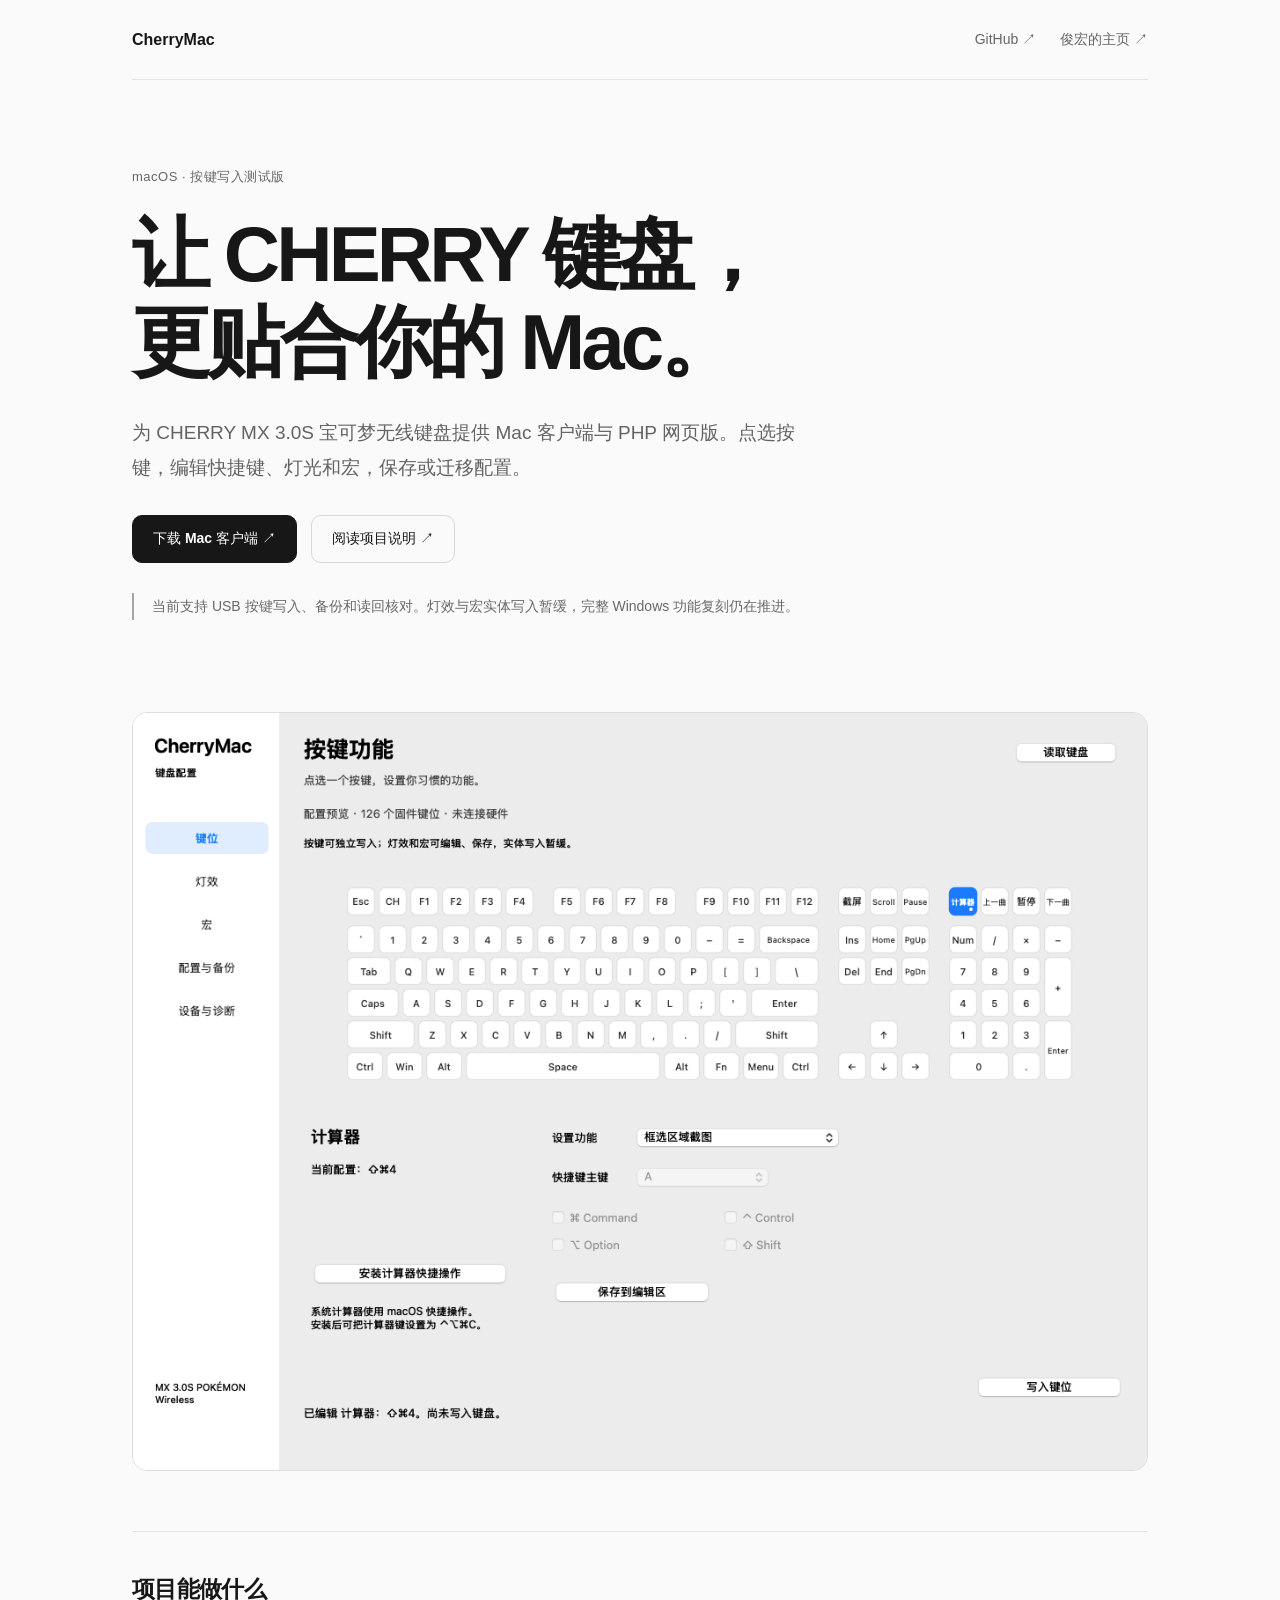
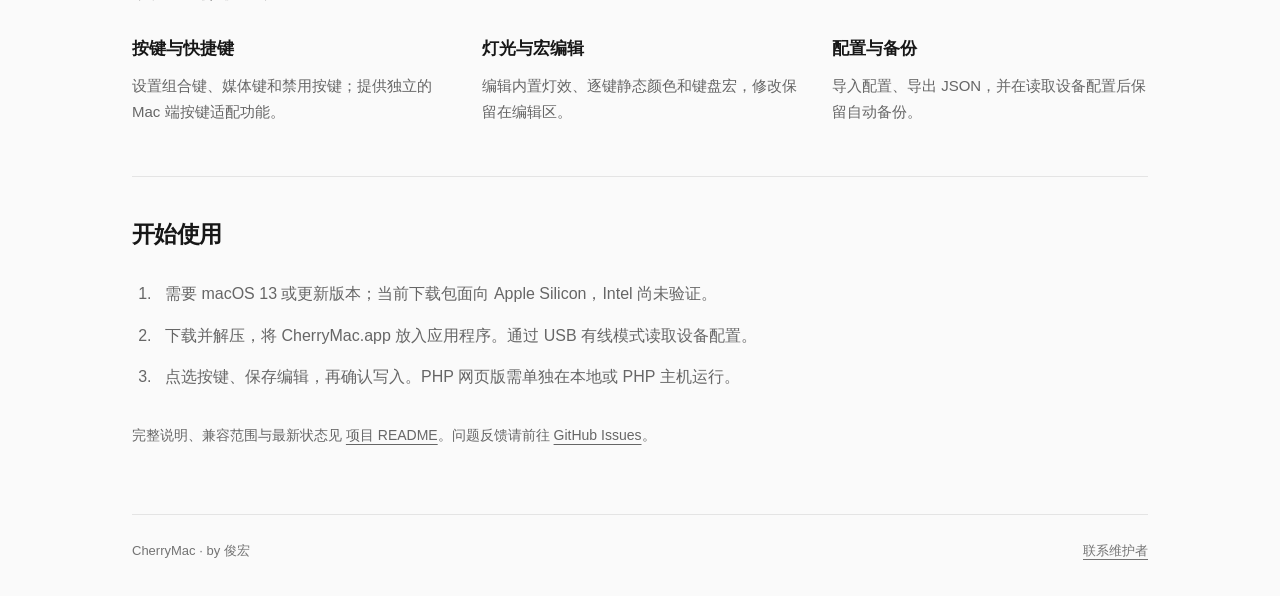
<file: docs/index.html>
<!doctype html>
<html lang="zh-CN"><head><meta charset="utf-8"><meta name="viewport" content="width=device-width, initial-scale=1"><title>CherryMac · 项目网站</title><meta name="description" content="为 CHERRY MX 3.0S 宝可梦无线键盘提供 Mac 客户端与 PHP 网页版。点选按键，编辑快捷键、灯光和宏，保存或迁移配置。"><meta name="color-scheme" content="light dark"><meta property="og:title" content="CherryMac"><meta property="og:description" content="为 CHERRY MX 3.0S 宝可梦无线键盘提供 Mac 客户端与 PHP 网页版。点选按键，编辑快捷键、灯光和宏，保存或迁移配置。"><meta property="og:type" content="website"><meta property="og:url" content="https://cherrymac.goforit.si/"><link rel="canonical" href="https://cherrymac.goforit.si/"><link rel="stylesheet" href="site-assets/style.css"></head>
<body><a class="skip" href="#main">跳到主要内容</a><div class="wrap"><header><a class="brand" href="./">CherryMac</a><nav aria-label="主导航"><a href="https://github.com/5hux1n/CherryMac">GitHub ↗</a><a href="https://mjh.im/">俊宏的主页 ↗</a></nav></header>
<main id="main"><section class="hero"><div class="eyebrow">macOS · 按键写入测试版</div><h1><span>让 CHERRY 键盘，</span><span>更贴合你的 Mac。</span></h1><p class="intro">为 CHERRY MX 3.0S 宝可梦无线键盘提供 Mac 客户端与 PHP 网页版。点选按键，编辑快捷键、灯光和宏，保存或迁移配置。</p><div class="actions"><a class="button primary" href="https://github.com/5hux1n/CherryMac/releases/tag/v0.10.0">下载 Mac 客户端 ↗</a><a class="button" href="https://github.com/5hux1n/CherryMac#readme">阅读项目说明 ↗</a></div><p class="notice">当前支持 USB 按键写入、备份和读回核对。灯效与宏实体写入暂缓，完整 Windows 功能复刻仍在推进。</p></section><figure class="preview"><img src="site-assets/preview.png" alt="CherryMac 的键盘按键配置界面" width="1440" loading="lazy"></figure><section class="section" aria-labelledby="features"><h2 id="features">项目能做什么</h2><div class="grid"><article><h3>按键与快捷键</h3><p>设置组合键、媒体键和禁用按键；提供独立的 Mac 端按键适配功能。</p></article><article><h3>灯光与宏编辑</h3><p>编辑内置灯效、逐键静态颜色和键盘宏，修改保留在编辑区。</p></article><article><h3>配置与备份</h3><p>导入配置、导出 JSON，并在读取设备配置后保留自动备份。</p></article></div></section><section class="section" aria-labelledby="start"><h2 id="start">开始使用</h2><ol class="steps"><li>需要 macOS 13 或更新版本；当前下载包面向 Apple Silicon，Intel 尚未验证。</li><li>下载并解压，将 CherryMac.app 放入应用程序。通过 USB 有线模式读取设备配置。</li><li>点选按键、保存编辑，再确认写入。PHP 网页版需单独在本地或 PHP 主机运行。</li></ol><p class="more">完整说明、兼容范围与最新状态见 <a href="https://github.com/5hux1n/CherryMac#readme">项目 README</a>。问题反馈请前往 <a href="https://github.com/5hux1n/CherryMac/issues">GitHub Issues</a>。</p></section></main><footer><span>CherryMac · by 俊宏</span><a href="mailto:mail@mjh.im">联系维护者</a></footer></div></body></html>
</file>
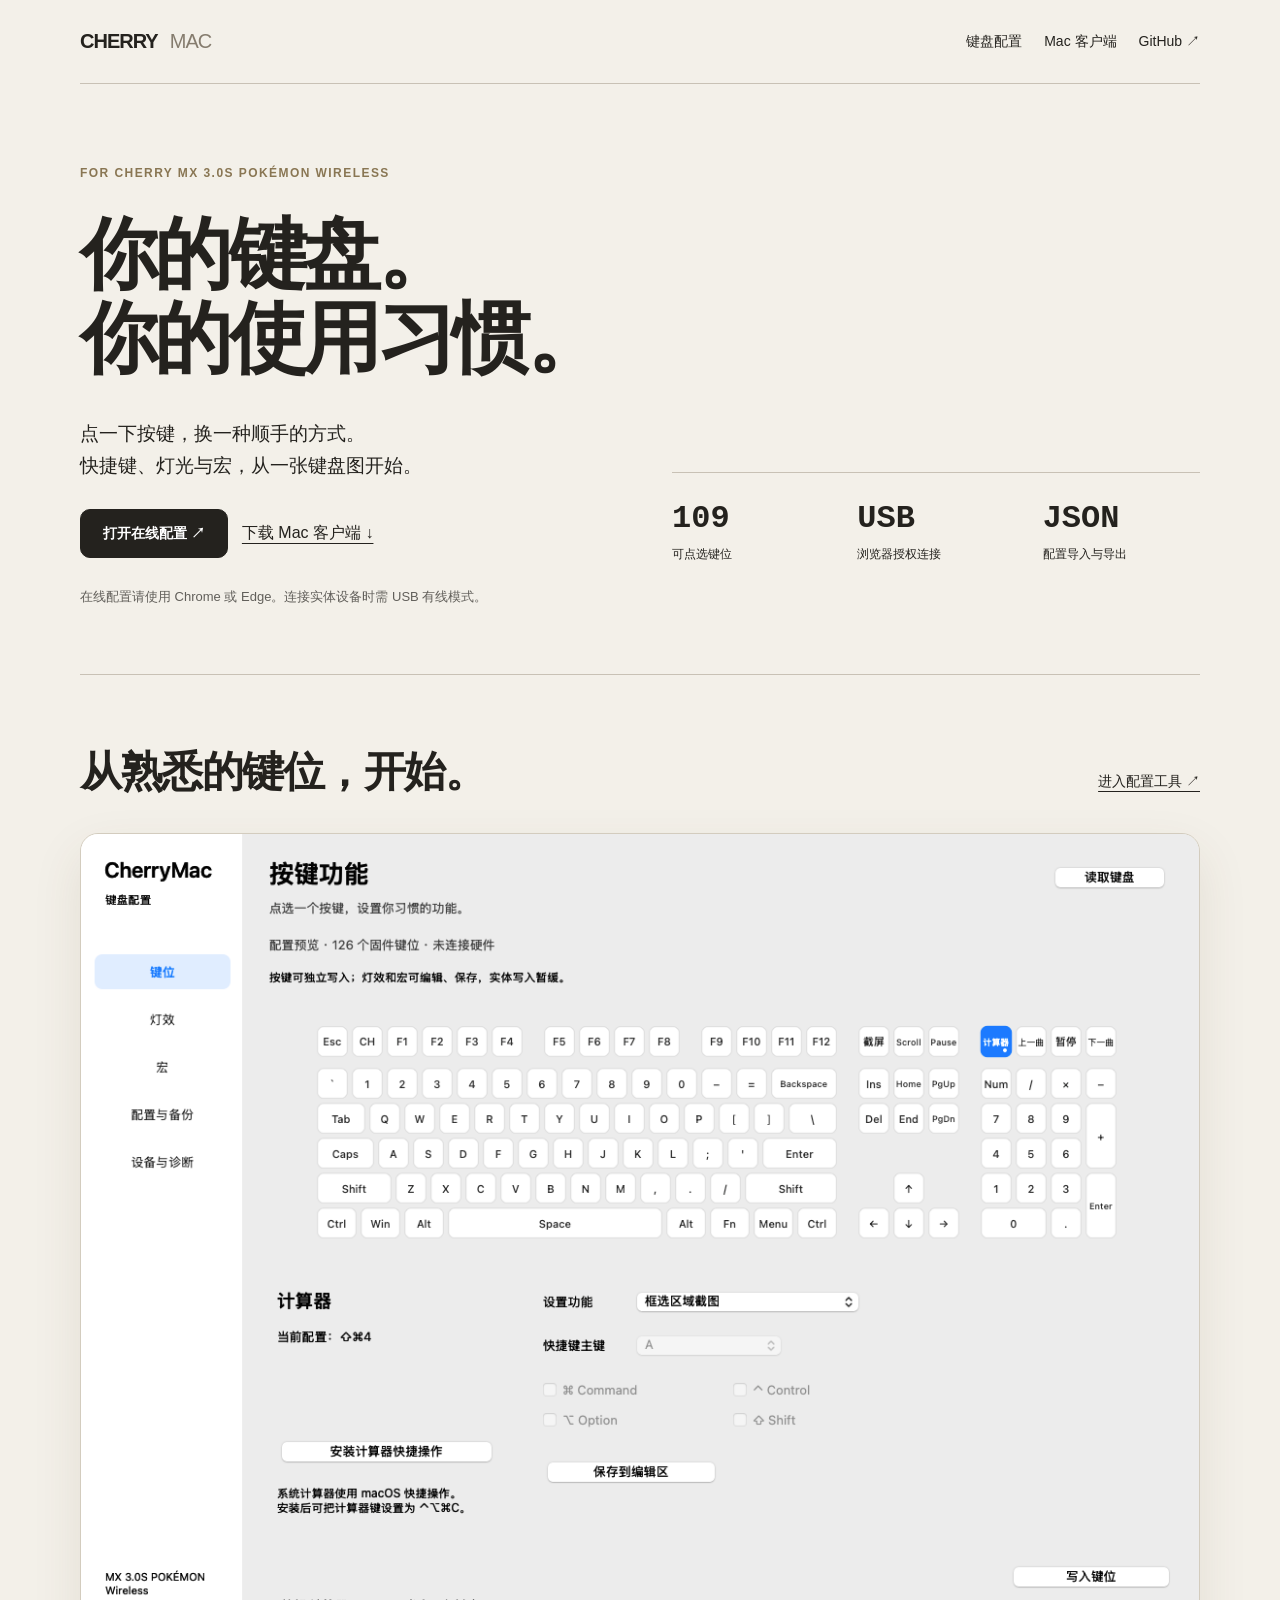
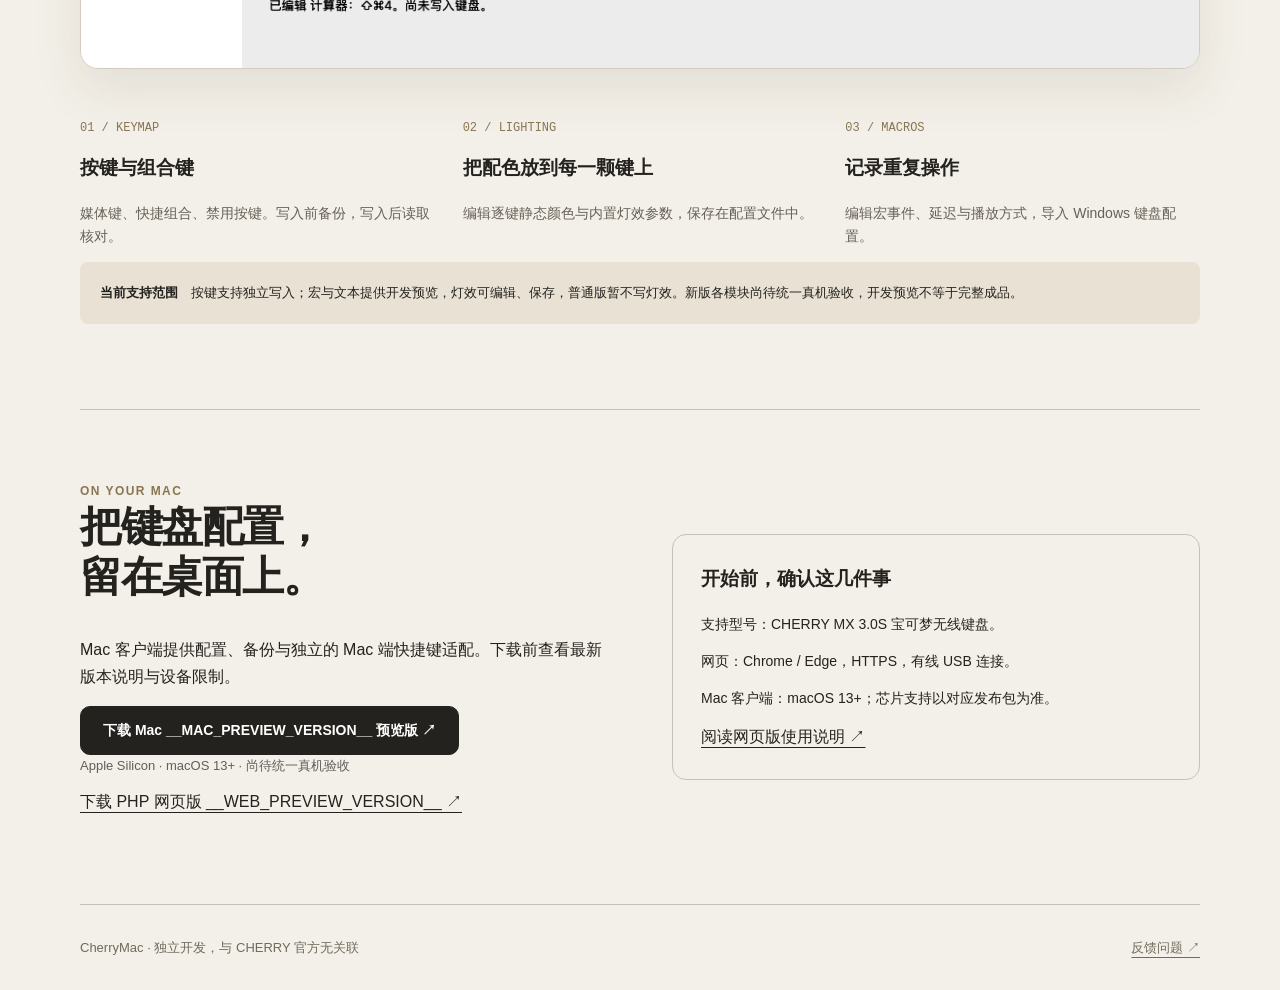
<file: Web/homepage/index.html>
<!doctype html><html lang="zh-CN"><head><meta charset="utf-8"><meta name="viewport" content="width=device-width,initial-scale=1"><title>CherryMac · 为你的键盘，留一点个性</title><meta name="description" content="CHERRY MX 3.0S 宝可梦无线键盘的 Mac 客户端与在线配置工具。"><meta property="og:title" content="CherryMac · 为你的键盘，留一点个性"><meta property="og:description" content="CHERRY MX 3.0S 宝可梦无线键盘的 Mac 客户端与在线配置工具。"><meta property="og:type" content="website"><link rel="canonical" href="https://cherrymac.goforit.si/"><link rel="stylesheet" href="site-assets/style.css"></head><body><a class="skip" href="#main">跳到主要内容</a><div class="wrap"><header><a class="brand" href="/">CHERRY<span>MAC</span></a><nav><a href="#keyboard">键盘配置</a><a href="#download">Mac 客户端</a><a href="https://github.com/5hux1n/CherryMac">GitHub ↗</a></nav></header><main id="main"><section class="hero"><div class="label">FOR CHERRY MX 3.0S POKÉMON WIRELESS</div><h1>你的键盘。<br>你的使用习惯。</h1><div class="split"><div><p class="lead">点一下按键，换一种顺手的方式。<br>快捷键、灯光与宏，从一张键盘图开始。</p><div class="actions"><a class="btn primary" href="app/">打开在线配置 ↗</a><a href="#download">下载 Mac 客户端 ↓</a></div><p class="small muted">在线配置请使用 Chrome 或 Edge。连接实体设备时需 USB 有线模式。</p></div><div class="spec"><div><b>109</b><span>可点选键位</span></div><div><b>USB</b><span>浏览器授权连接</span></div><div><b>JSON</b><span>配置导入与导出</span></div></div></div></section><section id="keyboard" class="hardware"><div class="section-top"><h2>从熟悉的键位，开始。</h2><a href="app/">进入配置工具 ↗</a></div><img class="screen" src="site-assets/keyboard.png" alt="CherryMac 按键配置界面" width="1440" loading="lazy"><div class="grid capabilities"><article><span class="number">01 / KEYMAP</span><h3>按键与组合键</h3><p>媒体键、快捷组合、禁用按键。写入前备份，写入后读取核对。</p></article><article><span class="number">02 / LIGHTING</span><h3>把配色放到每一颗键上</h3><p>编辑逐键静态颜色与内置灯效参数，保存在配置文件中。</p></article><article><span class="number">03 / MACROS</span><h3>记录重复操作</h3><p>编辑宏事件、延迟与播放方式，导入 Windows 键盘配置。</p></article></div><p class="status"><b>当前支持范围</b>　按键支持独立写入；宏与文本提供开发预览，灯效可编辑、保存，普通版暂不写灯效。新版各模块尚待统一真机验收，开发预览不等于完整成品。</p></section><section id="download" class="download"><div class="split"><div><div class="label">ON YOUR MAC</div><h2>把键盘配置，<br>留在桌面上。</h2><p>Mac 客户端提供配置、备份与独立的 Mac 端快捷键适配。下载前查看最新版本说明与设备限制。</p><a class="btn primary" href="https://github.com/5hux1n/CherryMac/releases/tag/v__MAC_PREVIEW_VERSION__">下载 Mac __MAC_PREVIEW_VERSION__ 预览版 ↗</a><p class="small muted">Apple Silicon · macOS 13+ · 尚待统一真机验收</p><p><a href="https://github.com/5hux1n/CherryMac/releases/tag/web-v__WEB_PREVIEW_VERSION__">下载 PHP 网页版 __WEB_PREVIEW_VERSION__ ↗</a></p></div><div class="requirements"><h3>开始前，确认这几件事</h3><p>支持型号：CHERRY MX 3.0S 宝可梦无线键盘。</p><p>网页：Chrome / Edge，HTTPS，有线 USB 连接。</p><p>Mac 客户端：macOS 13+；芯片支持以对应发布包为准。</p><a href="https://github.com/5hux1n/CherryMac/blob/main/Web/README.md">阅读网页版使用说明 ↗</a></div></div></section></main><footer><span>CherryMac · 独立开发，与 CHERRY 官方无关联</span><a href="https://github.com/5hux1n/CherryMac/issues">反馈问题 ↗</a></footer></div></body></html>
</file>
<file: docs/site-assets/style.css>
*{box-sizing:border-box}html{color-scheme:light dark;scroll-behavior:smooth}body{margin:0;background:#fafafa;color:#171717;font:16px/1.7 -apple-system,BlinkMacSystemFont,"Segoe UI",sans-serif}a{color:inherit;text-underline-offset:4px}a:focus-visible{outline:3px solid #637cff;outline-offset:5px;border-radius:3px}.wrap{max-width:1080px;margin:auto;padding:0 32px}header{display:flex;justify-content:space-between;align-items:center;padding:26px 0;border-bottom:1px solid #e4e4e4}.brand{font-weight:650;display:flex;gap:12px;align-items:center;text-decoration:none}.brand img{width:32px;height:32px;border-radius:8px}nav{display:flex;gap:24px;font-size:14px}nav a{text-decoration:none;color:#656565}.hero{padding:86px 0 58px}.eyebrow{color:#666;font-size:13px;letter-spacing:.04em}h1{font-size:clamp(42px,7vw,78px);line-height:1.13;letter-spacing:-.05em;margin:22px 0 28px;font-weight:650}h1 span{display:block}.intro{max-width:690px;color:#636363;font-size:19px;line-height:1.85}.actions{display:flex;gap:14px;flex-wrap:wrap;margin:30px 0}.button{display:inline-flex;align-items:center;justify-content:center;text-decoration:none;border:1px solid #d8d8d8;border-radius:10px;padding:11px 20px;font-size:14px;font-weight:550}.primary{background:#171717;color:#fff;border-color:#171717}.notice{max-width:820px;border-left:2px solid #a5a5a5;padding:2px 0 2px 18px;font-size:14px;color:#686868}.preview{margin:20px 0 60px}.preview img{display:block;width:100%;height:auto;border-radius:15px;border:1px solid #ddd}.section{border-top:1px solid #e4e4e4;padding:38px 0 52px}h2{font-size:23px;letter-spacing:-.03em;margin:0 0 26px}h3{font-size:17px;margin:0 0 9px;font-weight:600}.grid{display:grid;grid-template-columns:repeat(3,1fr);gap:34px}.grid p{font-size:15px;color:#666;margin:0}.steps{max-width:800px;margin:0;padding-left:24px}.steps li{padding:0 0 14px 9px;color:#666}.more{font-size:14px;color:#666;margin-top:20px}footer{border-top:1px solid #e4e4e4;display:flex;justify-content:space-between;gap:20px;padding:25px 0 34px;font-size:13px;color:#737373}.skip{position:absolute;left:20px;top:-80px;background:#fff;padding:10px}.skip:focus{top:10px}@media(max-width:640px){.wrap{padding:0 22px}header{padding:21px 0}nav{gap:16px}.hero{padding:58px 0 40px}.intro{font-size:17px}.grid{grid-template-columns:1fr;gap:26px}.section{padding:30px 0 38px}footer{flex-wrap:wrap}}@media(prefers-color-scheme:dark){body{background:#111;color:#eee}header,.section,footer{border-color:#303030}nav a,.intro,.grid p,.steps li,.notice,.eyebrow,.more{color:#aaa}.button{border-color:#444}.primary{background:#eee;color:#111;border-color:#eee}.preview img{border-color:#444}.skip{background:#222}}@media(prefers-reduced-motion:reduce){html{scroll-behavior:auto}}
</file>
<file: Web/homepage/site-assets/style.css>
*{box-sizing:border-box}html{scroll-behavior:smooth}body{margin:0;font-family:-apple-system,BlinkMacSystemFont,"Segoe UI",sans-serif;line-height:1.65}a{color:inherit;text-underline-offset:5px}button,input{font:inherit}a,button{touch-action:manipulation}a:focus-visible,button:focus-visible,input:focus-visible{outline:3px solid #818cf8;outline-offset:5px}button{cursor:pointer}.wrap{width:min(1120px,calc(100% - 48px));margin:auto}header{display:flex;align-items:center;justify-content:space-between;padding:25px 0;gap:20px}header a{text-decoration:none}.brand{font-size:20px;font-weight:750;display:flex;gap:12px;align-items:center}.brand img{width:38px;height:38px;border-radius:10px}nav{display:flex;gap:22px;font-size:14px}h1,h2,h3,p{margin-top:0}h1{font-size:clamp(42px,6.7vw,78px);line-height:1.08;letter-spacing:-.045em}h2{font-size:clamp(27px,3.5vw,42px);line-height:1.2;letter-spacing:-.035em}h3{font-size:19px}p{max-width:680px}.lead{font-size:19px}.label{font-size:12px;letter-spacing:.12em;text-transform:uppercase;font-weight:650}.actions{display:flex;gap:14px;align-items:center;flex-wrap:wrap;margin:28px 0}.btn{display:inline-flex;align-items:center;justify-content:center;padding:12px 22px;border-radius:10px;text-decoration:none;font-weight:600;font-size:14px;border:1px solid currentColor;transition:transform .15s}.btn:active{transform:scale(.97)}.muted{opacity:.7}.split{display:grid;grid-template-columns:1fr 1fr;gap:64px;align-items:center}.grid{display:grid;grid-template-columns:repeat(3,1fr);gap:28px}section{padding:72px 0}.small{font-size:13px}.note{font-size:14px;line-height:1.8}footer{padding:32px 0;display:flex;justify-content:space-between;gap:20px;font-size:13px}.screen{border-radius:18px;width:100%;height:auto;display:block}.skip{position:absolute;top:-100px;left:20px;background:white;color:black;padding:10px;z-index:10}.skip:focus{top:10px}details{padding:20px 0;border-bottom:1px solid #8884}summary{cursor:pointer;font-weight:600}details p{margin-top:12px}@media(max-width:720px){.wrap{width:calc(100% - 36px)}header{padding:20px 0}nav{gap:12px;font-size:12px}.split,.grid{grid-template-columns:1fr;gap:28px}section{padding:45px 0}.lead{font-size:17px}footer{flex-wrap:wrap}}@media(prefers-reduced-motion:reduce){html{scroll-behavior:auto}*{transition:none!important}}
body{background:#f3f0e9;color:#24221e}.brand{letter-spacing:-1px}.brand span{font-weight:400;color:#857c6e}header{border-bottom:1px solid #c8c1b5}.hero{padding:80px 0 54px}.hero h1{margin:28px 0 38px}.label,.number{color:#897653}.primary{background:#24221e;color:#fff;border-color:#24221e}.spec{display:flex;gap:28px;border-top:1px solid #c8c1b5;padding-top:25px}.spec div{flex:1}.spec b{font:600 32px/1.3 ui-monospace,monospace;display:block}.spec span{font-size:12px}.hardware{border-top:1px solid #c8c1b5}.section-top{display:flex;gap:20px;justify-content:space-between;align-items:baseline}.section-top a{font-size:14px;white-space:nowrap}.screen{box-shadow:0 20px 50px #5747291a;border:1px solid #d3ccbe}.capabilities{margin-top:44px}.number{font:12px ui-monospace,monospace}.capabilities h3{margin-top:12px}.capabilities p{font-size:14px;color:#666057}.status{max-width:none;background:#e8e1d4;padding:20px;font-size:13px;border-radius:8px}.download{border-top:1px solid #c8c1b5}.requirements{border:1px solid #c8c1b5;border-radius:14px;padding:28px}.requirements p{font-size:14px}footer{border-top:1px solid #c8c1b5;color:#726a5c}@media(max-width:720px){.hero{padding-top:48px}.section-top{display:block}.section-top a{display:block;margin-bottom:20px}.spec{gap:20px}}
</file>
